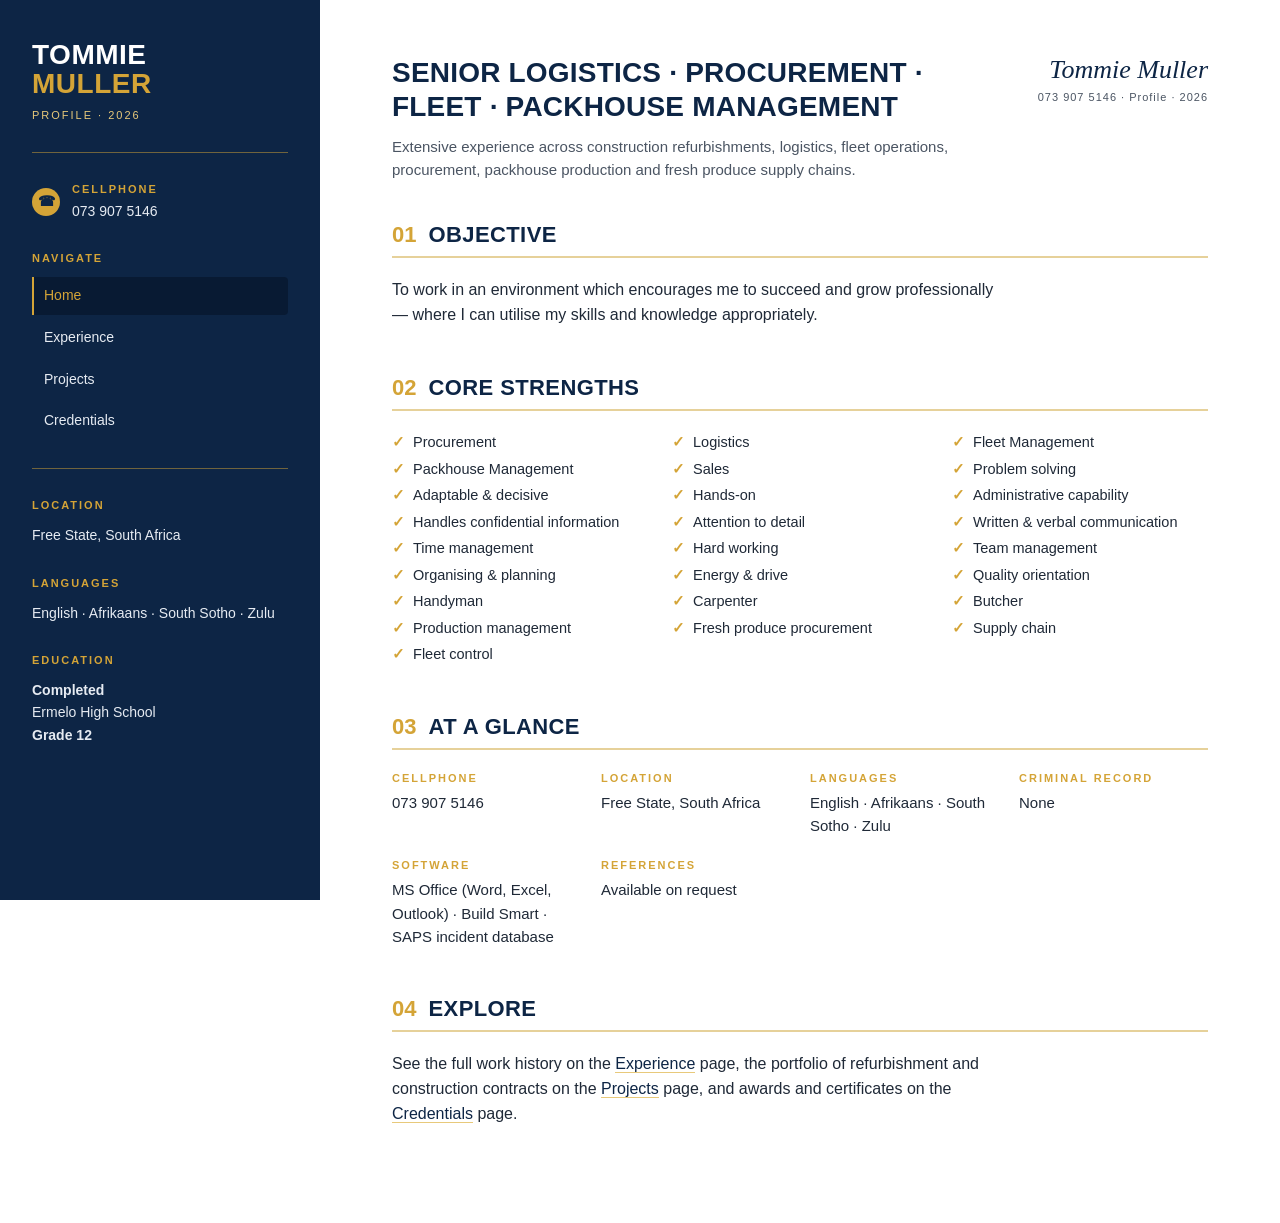
<file: index.html>
<!doctype html>
<html lang="en">
  <head>
    <meta charset="utf-8" />
    <meta name="viewport" content="width=device-width, initial-scale=1" />
    <title>Tommie Muller — Senior Logistics, Procurement & Packhouse Manager</title>
    <meta
      name="description"
      content="Tommie Muller — 30+ years across logistics, procurement, fleet operations, packhouse production, fresh-produce supply chains and construction refurbishments."
    />
    <link rel="stylesheet" href="styles.css" />
  </head>
  <body>
    <div class="layout">
      <aside class="sidebar">
        <a class="brand" href="index.html" aria-label="Tommie Muller — Home">
          <div class="brand-name">
            TOMMIE
            <span class="last">MULLER</span>
          </div>
          <div class="brand-sub">Profile · 2026</div>
        </a>

        <hr class="divider" />

        <div class="side-block">
          <div class="side-icon-row">
            <div class="side-icon" aria-hidden="true">☎</div>
            <div>
              <div class="side-label" style="margin-bottom: 2px">Cellphone</div>
              <div class="side-text">073 907 5146</div>
            </div>
          </div>
        </div>

        <div class="side-block">
          <div class="side-label">Navigate</div>
          <nav class="nav" aria-label="Primary">
            <a href="index.html" class="active">Home</a>
            <a href="experience.html">Experience</a>
            <a href="projects.html">Projects</a>
            <a href="credentials.html">Credentials</a>
          </nav>
        </div>

        <hr class="divider" />

        <div class="side-block">
          <div class="side-label">Location</div>
          <div class="side-text">Free State, South Africa</div>
        </div>

        <div class="side-block">
          <div class="side-label">Languages</div>
          <div class="side-text">English · Afrikaans · South Sotho · Zulu</div>
        </div>

        <div class="side-block">
          <div class="side-label">Education</div>
          <div class="side-text">
            <strong>Completed</strong><br />
            Ermelo High School<br />
            <strong>Grade 12</strong>
          </div>
        </div>
      </aside>

      <main class="main">
        <header class="page-header">
          <div>
            <h1 class="page-title">
              Senior Logistics · Procurement · Fleet · Packhouse Management
            </h1>
            <p class="page-lede">
              Extensive experience across construction refurbishments, logistics,
              fleet operations, procurement, packhouse production and fresh
              produce supply chains.
            </p>
          </div>
          <div class="page-stamp" aria-hidden="true">
            Tommie Muller
            <small>073 907 5146 · Profile · 2026</small>
          </div>
        </header>

        <section class="section">
          <div class="section-head">
            <span class="section-num">01</span>
            <h2 class="section-title">Objective</h2>
          </div>
          <hr class="section-rule" />
          <p class="objective">
            To work in an environment which encourages me to succeed and grow
            professionally — where I can utilise my skills and knowledge
            appropriately.
          </p>
        </section>

        <section class="section">
          <div class="section-head">
            <span class="section-num">02</span>
            <h2 class="section-title">Core Strengths</h2>
          </div>
          <hr class="section-rule" />
          <ul class="strengths">
            <li>Procurement</li>
            <li>Logistics</li>
            <li>Fleet Management</li>
            <li>Packhouse Management</li>
            <li>Sales</li>
            <li>Problem solving</li>
            <li>Adaptable &amp; decisive</li>
            <li>Hands-on</li>
            <li>Administrative capability</li>
            <li>Handles confidential information</li>
            <li>Attention to detail</li>
            <li>Written &amp; verbal communication</li>
            <li>Time management</li>
            <li>Hard working</li>
            <li>Team management</li>
            <li>Organising &amp; planning</li>
            <li>Energy &amp; drive</li>
            <li>Quality orientation</li>
            <li>Handyman</li>
            <li>Carpenter</li>
            <li>Butcher</li>
            <li>Production management</li>
            <li>Fresh produce procurement</li>
            <li>Supply chain</li>
            <li>Fleet control</li>
          </ul>
        </section>

        <section class="section">
          <div class="section-head">
            <span class="section-num">03</span>
            <h2 class="section-title">At a Glance</h2>
          </div>
          <hr class="section-rule" />
          <div class="facts">
            <div>
              <div class="fact-label">Cellphone</div>
              <div class="fact-value">073 907 5146</div>
            </div>
            <div>
              <div class="fact-label">Location</div>
              <div class="fact-value">Free State, South Africa</div>
            </div>
            <div>
              <div class="fact-label">Languages</div>
              <div class="fact-value">English · Afrikaans · South Sotho · Zulu</div>
            </div>
            <div>
              <div class="fact-label">Criminal Record</div>
              <div class="fact-value">None</div>
            </div>
            <div>
              <div class="fact-label">Software</div>
              <div class="fact-value">
                MS Office (Word, Excel, Outlook) · Build Smart · SAPS incident
                database
              </div>
            </div>
            <div>
              <div class="fact-label">References</div>
              <div class="fact-value">Available on request</div>
            </div>
          </div>
        </section>

        <section class="section">
          <div class="section-head">
            <span class="section-num">04</span>
            <h2 class="section-title">Explore</h2>
          </div>
          <hr class="section-rule" />
          <p class="objective">
            See the full work history on the
            <a href="experience.html">Experience</a> page, the portfolio of
            refurbishment and construction contracts on the
            <a href="projects.html">Projects</a> page, and awards and
            certificates on the <a href="credentials.html">Credentials</a> page.
          </p>
        </section>
      </main>
    </div>
  </body>
</html>
</file>
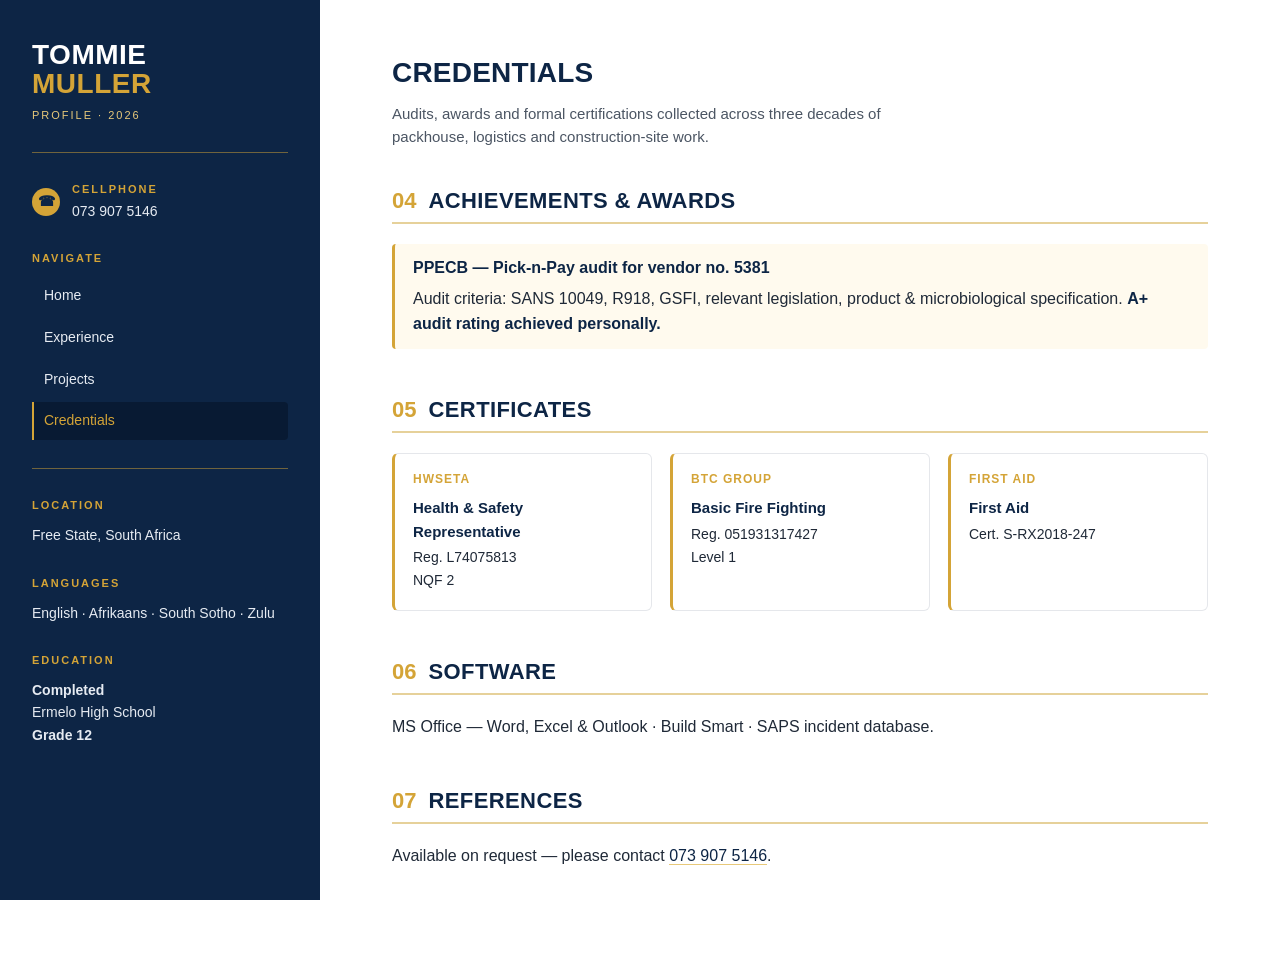
<file: credentials.html>
<!doctype html>
<html lang="en">
  <head>
    <meta charset="utf-8" />
    <meta name="viewport" content="width=device-width, initial-scale=1" />
    <title>Credentials — Tommie Muller</title>
    <meta
      name="description"
      content="Achievements, awards and certificates — PPECB Pick-n-Pay A+ audit, HWSETA Health & Safety, Basic Fire Fighting, First Aid."
    />
    <link rel="stylesheet" href="styles.css" />
  </head>
  <body>
    <div class="layout">
      <aside class="sidebar">
        <a class="brand" href="index.html" aria-label="Tommie Muller — Home">
          <div class="brand-name">
            TOMMIE
            <span class="last">MULLER</span>
          </div>
          <div class="brand-sub">Profile · 2026</div>
        </a>

        <hr class="divider" />

        <div class="side-block">
          <div class="side-icon-row">
            <div class="side-icon" aria-hidden="true">☎</div>
            <div>
              <div class="side-label" style="margin-bottom: 2px">Cellphone</div>
              <div class="side-text">073 907 5146</div>
            </div>
          </div>
        </div>

        <div class="side-block">
          <div class="side-label">Navigate</div>
          <nav class="nav" aria-label="Primary">
            <a href="index.html">Home</a>
            <a href="experience.html">Experience</a>
            <a href="projects.html">Projects</a>
            <a href="credentials.html" class="active">Credentials</a>
          </nav>
        </div>

        <hr class="divider" />

        <div class="side-block">
          <div class="side-label">Location</div>
          <div class="side-text">Free State, South Africa</div>
        </div>

        <div class="side-block">
          <div class="side-label">Languages</div>
          <div class="side-text">English · Afrikaans · South Sotho · Zulu</div>
        </div>

        <div class="side-block">
          <div class="side-label">Education</div>
          <div class="side-text">
            <strong>Completed</strong><br />
            Ermelo High School<br />
            <strong>Grade 12</strong>
          </div>
        </div>
      </aside>

      <main class="main">
        <header class="page-header">
          <div>
            <h1 class="page-title">Credentials</h1>
            <p class="page-lede">
              Audits, awards and formal certifications collected across three
              decades of packhouse, logistics and construction-site work.
            </p>
          </div>
        </header>

        <section class="section">
          <div class="section-head">
            <span class="section-num">04</span>
            <h2 class="section-title">Achievements &amp; Awards</h2>
          </div>
          <hr class="section-rule" />

          <div class="award">
            <h3>PPECB — Pick-n-Pay audit for vendor no. 5381</h3>
            <p>
              Audit criteria: SANS 10049, R918, GSFI, relevant legislation,
              product &amp; microbiological specification.
              <strong>A+ audit rating achieved personally.</strong>
            </p>
          </div>
        </section>

        <section class="section">
          <div class="section-head">
            <span class="section-num">05</span>
            <h2 class="section-title">Certificates</h2>
          </div>
          <hr class="section-rule" />

          <div class="cert-grid">
            <div class="cert-card">
              <div class="cert-issuer">HWSETA</div>
              <h3>Health &amp; Safety Representative</h3>
              <p>Reg. L74075813</p>
              <p>NQF 2</p>
            </div>

            <div class="cert-card">
              <div class="cert-issuer">BTC Group</div>
              <h3>Basic Fire Fighting</h3>
              <p>Reg. 051931317427</p>
              <p>Level 1</p>
            </div>

            <div class="cert-card">
              <div class="cert-issuer">First Aid</div>
              <h3>First Aid</h3>
              <p>Cert. S-RX2018-247</p>
            </div>
          </div>
        </section>

        <section class="section">
          <div class="section-head">
            <span class="section-num">06</span>
            <h2 class="section-title">Software</h2>
          </div>
          <hr class="section-rule" />
          <p class="objective">
            MS Office — Word, Excel &amp; Outlook · Build Smart · SAPS incident
            database.
          </p>
        </section>

        <section class="section">
          <div class="section-head">
            <span class="section-num">07</span>
            <h2 class="section-title">References</h2>
          </div>
          <hr class="section-rule" />
          <p class="objective">
            Available on request — please contact
            <a href="tel:+27739075146">073 907 5146</a>.
          </p>
        </section>
      </main>
    </div>
  </body>
</html>
</file>
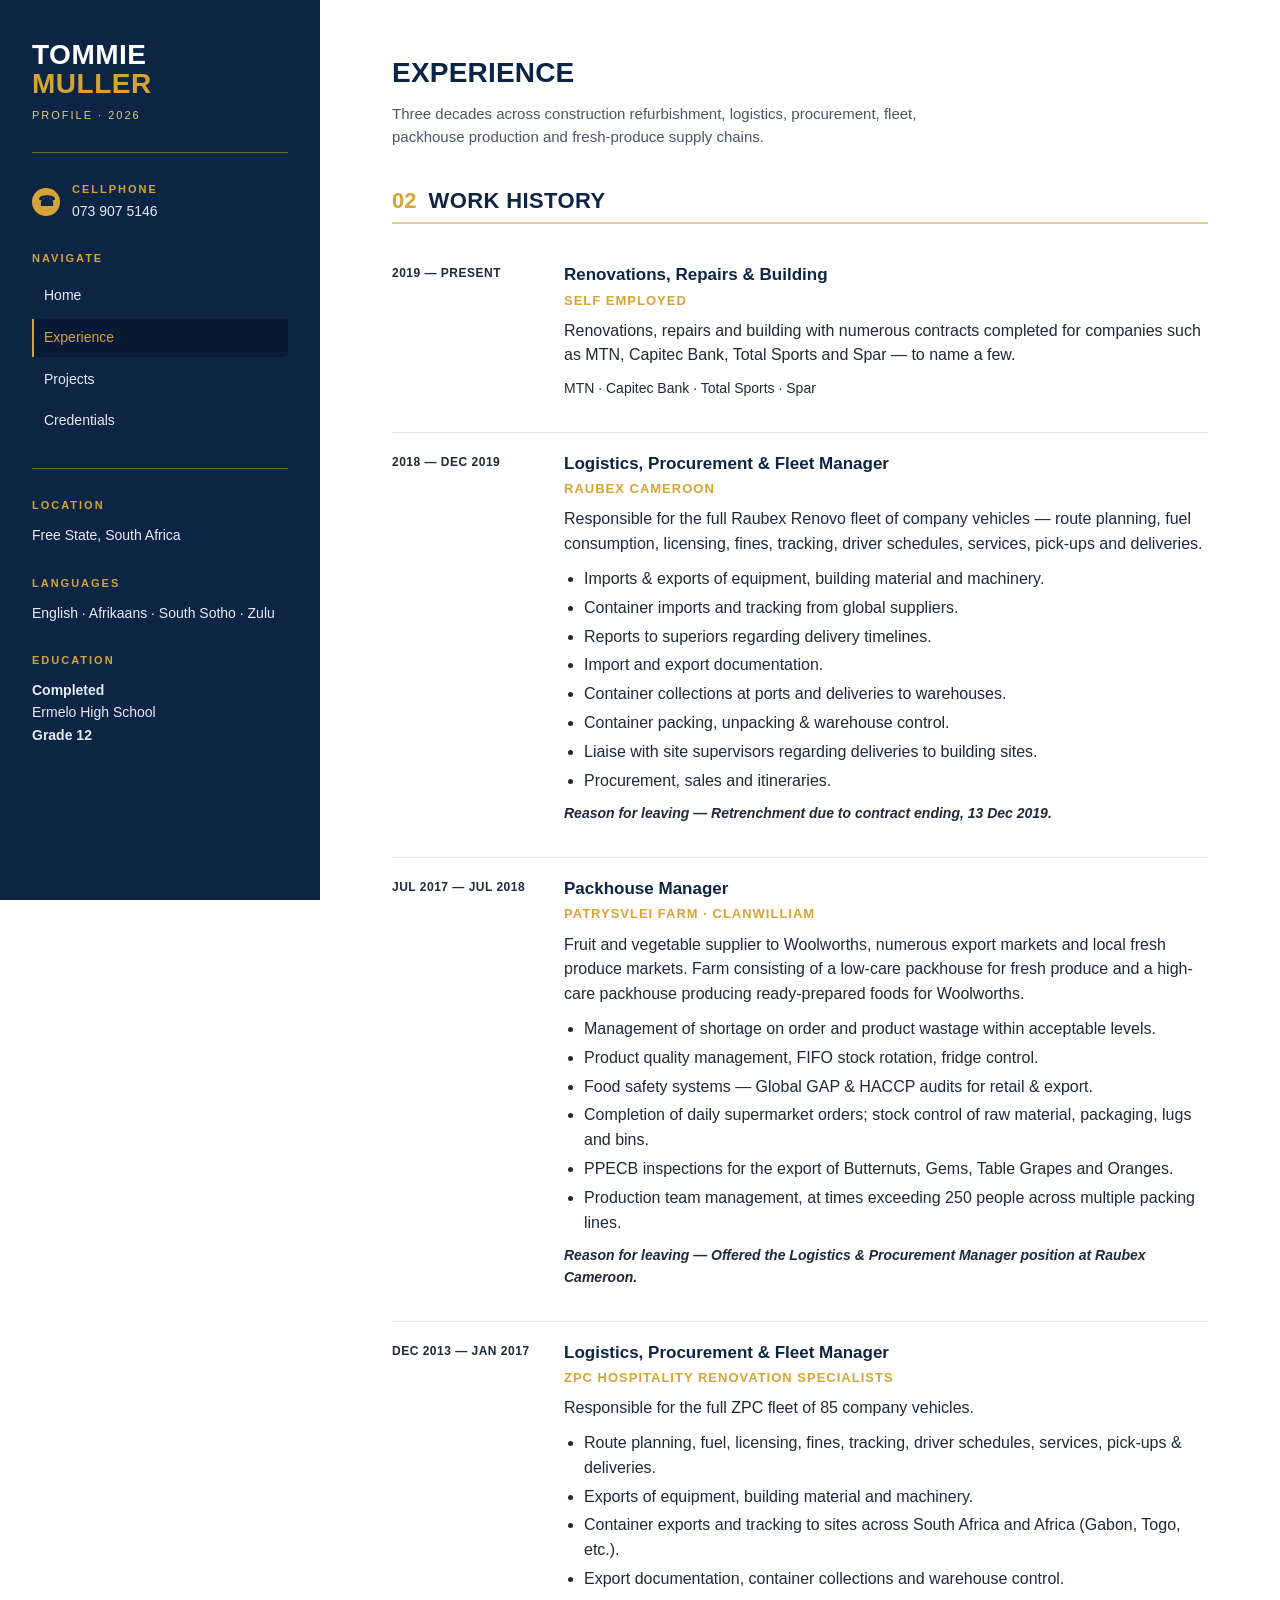
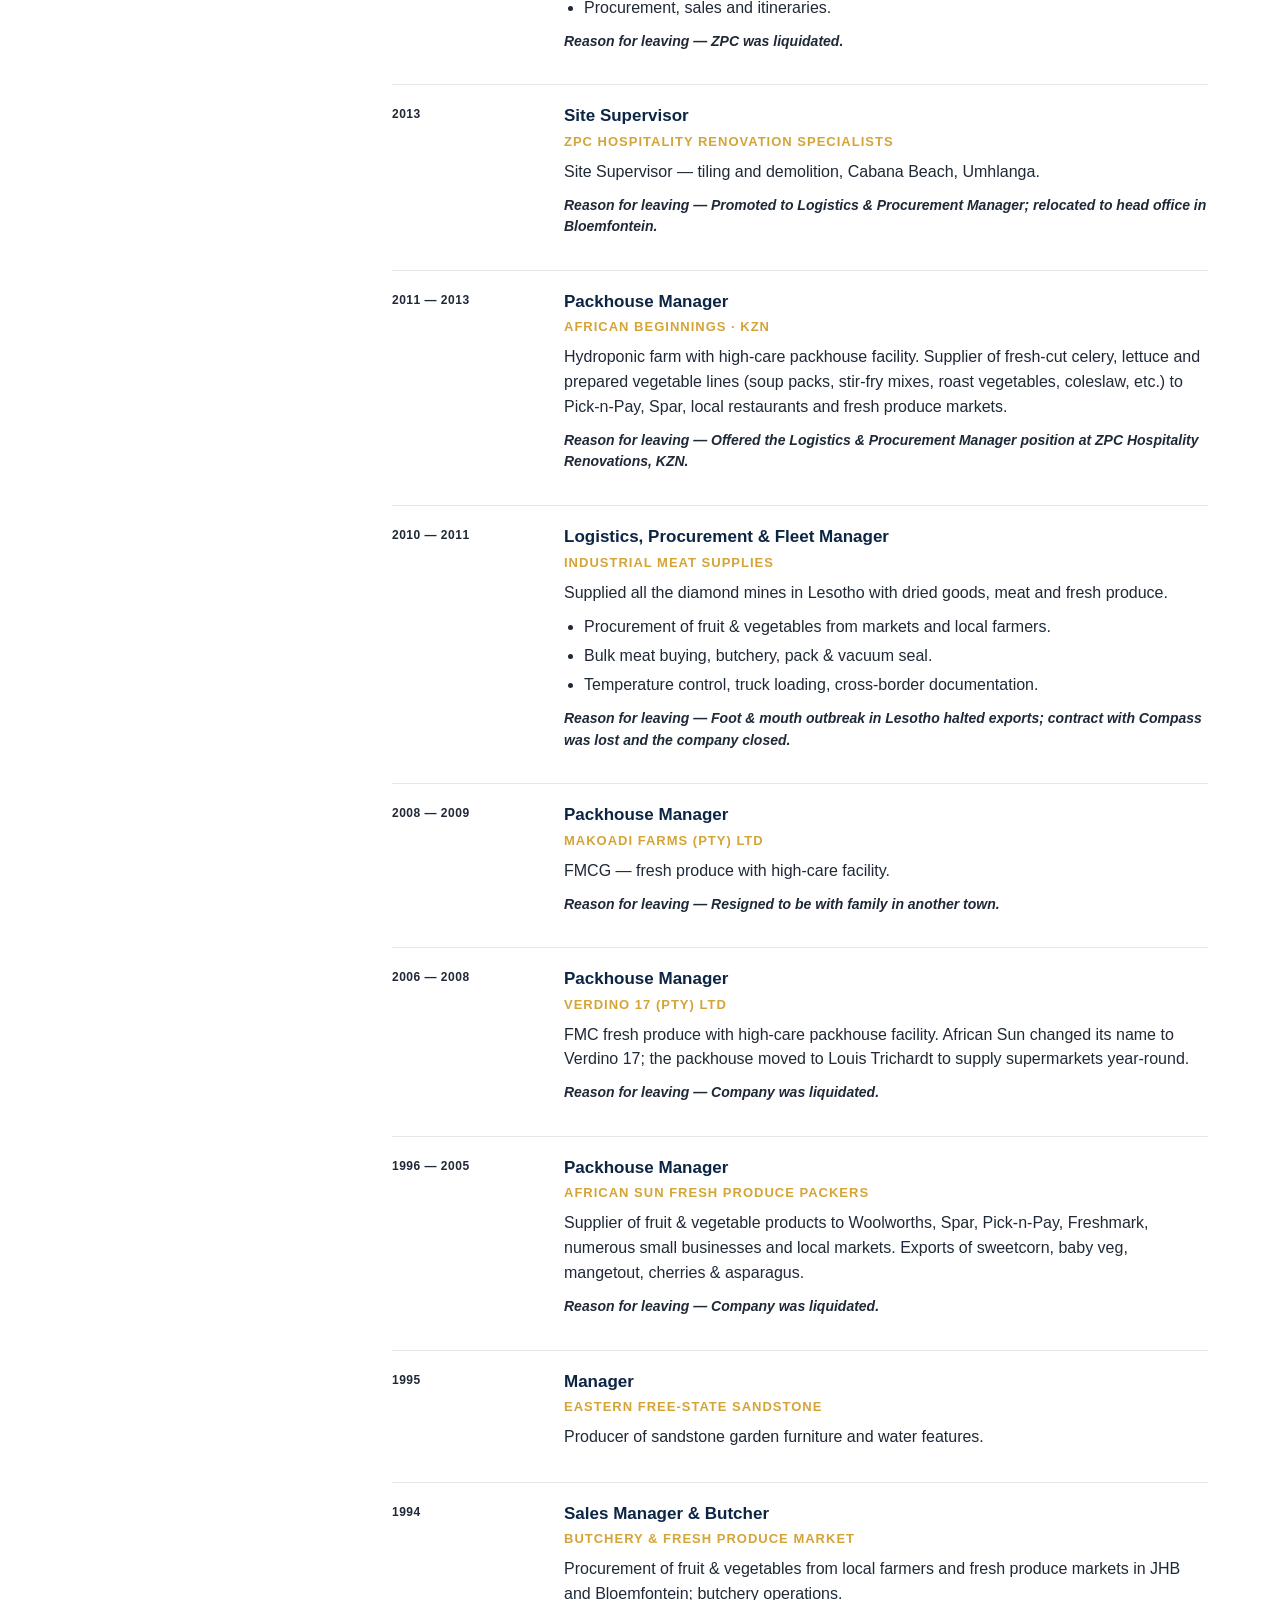
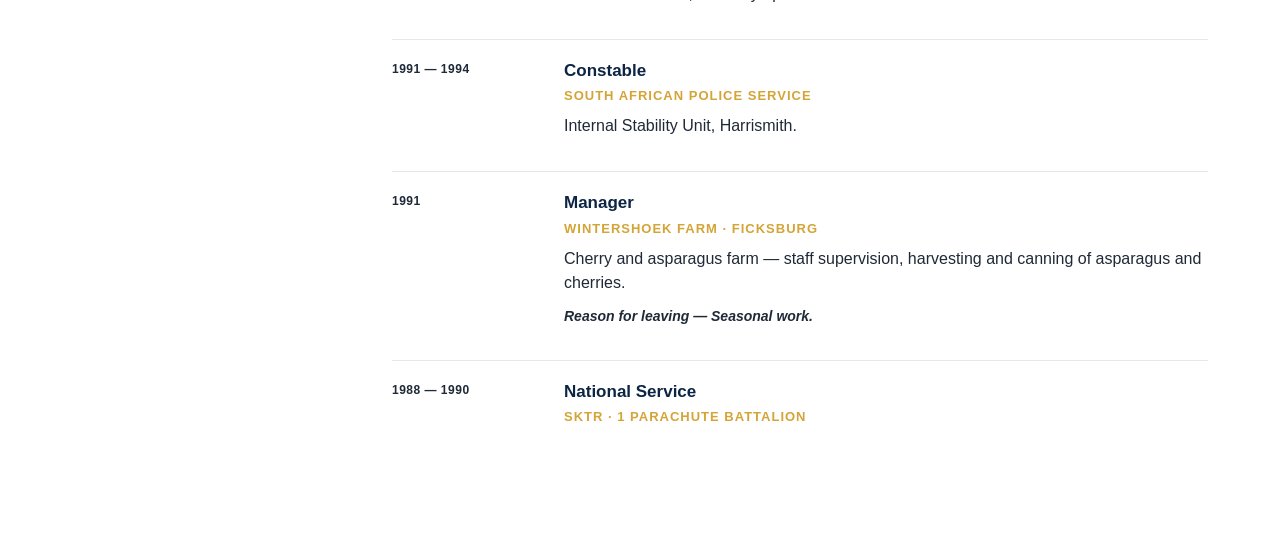
<file: experience.html>
<!doctype html>
<html lang="en">
  <head>
    <meta charset="utf-8" />
    <meta name="viewport" content="width=device-width, initial-scale=1" />
    <title>Experience — Tommie Muller</title>
    <meta
      name="description"
      content="Tommie Muller career history — logistics, procurement, fleet, packhouse management and refurbishment supervision from 1988 to present."
    />
    <link rel="stylesheet" href="styles.css" />
  </head>
  <body>
    <div class="layout">
      <aside class="sidebar">
        <a class="brand" href="index.html" aria-label="Tommie Muller — Home">
          <div class="brand-name">
            TOMMIE
            <span class="last">MULLER</span>
          </div>
          <div class="brand-sub">Profile · 2026</div>
        </a>

        <hr class="divider" />

        <div class="side-block">
          <div class="side-icon-row">
            <div class="side-icon" aria-hidden="true">☎</div>
            <div>
              <div class="side-label" style="margin-bottom: 2px">Cellphone</div>
              <div class="side-text">073 907 5146</div>
            </div>
          </div>
        </div>

        <div class="side-block">
          <div class="side-label">Navigate</div>
          <nav class="nav" aria-label="Primary">
            <a href="index.html">Home</a>
            <a href="experience.html" class="active">Experience</a>
            <a href="projects.html">Projects</a>
            <a href="credentials.html">Credentials</a>
          </nav>
        </div>

        <hr class="divider" />

        <div class="side-block">
          <div class="side-label">Location</div>
          <div class="side-text">Free State, South Africa</div>
        </div>

        <div class="side-block">
          <div class="side-label">Languages</div>
          <div class="side-text">English · Afrikaans · South Sotho · Zulu</div>
        </div>

        <div class="side-block">
          <div class="side-label">Education</div>
          <div class="side-text">
            <strong>Completed</strong><br />
            Ermelo High School<br />
            <strong>Grade 12</strong>
          </div>
        </div>
      </aside>

      <main class="main">
        <header class="page-header">
          <div>
            <h1 class="page-title">Experience</h1>
            <p class="page-lede">
              Three decades across construction refurbishment, logistics,
              procurement, fleet, packhouse production and fresh-produce supply
              chains.
            </p>
          </div>
        </header>

        <section class="section">
          <div class="section-head">
            <span class="section-num">02</span>
            <h2 class="section-title">Work History</h2>
          </div>
          <hr class="section-rule" />

          <article class="role">
            <div class="role-date">2019 — PRESENT</div>
            <div class="role-body">
              <h3>Renovations, Repairs &amp; Building</h3>
              <div class="role-company">Self Employed</div>
              <p>
                Renovations, repairs and building with numerous contracts
                completed for companies such as MTN, Capitec Bank, Total Sports
                and Spar — to name a few.
              </p>
              <p class="role-clients">
                MTN · Capitec Bank · Total Sports · Spar
              </p>
            </div>
          </article>

          <article class="role">
            <div class="role-date">2018 — DEC 2019</div>
            <div class="role-body">
              <h3>Logistics, Procurement &amp; Fleet Manager</h3>
              <div class="role-company">Raubex Cameroon</div>
              <p>
                Responsible for the full Raubex Renovo fleet of company
                vehicles — route planning, fuel consumption, licensing, fines,
                tracking, driver schedules, services, pick-ups and deliveries.
              </p>
              <ul class="bullets">
                <li>Imports &amp; exports of equipment, building material and machinery.</li>
                <li>Container imports and tracking from global suppliers.</li>
                <li>Reports to superiors regarding delivery timelines.</li>
                <li>Import and export documentation.</li>
                <li>Container collections at ports and deliveries to warehouses.</li>
                <li>Container packing, unpacking &amp; warehouse control.</li>
                <li>Liaise with site supervisors regarding deliveries to building sites.</li>
                <li>Procurement, sales and itineraries.</li>
              </ul>
              <p class="role-leave">
                Reason for leaving — Retrenchment due to contract ending, 13 Dec 2019.
              </p>
            </div>
          </article>

          <article class="role">
            <div class="role-date">JUL 2017 — JUL 2018</div>
            <div class="role-body">
              <h3>Packhouse Manager</h3>
              <div class="role-company">Patrysvlei Farm · Clanwilliam</div>
              <p>
                Fruit and vegetable supplier to Woolworths, numerous export
                markets and local fresh produce markets. Farm consisting of a
                low-care packhouse for fresh produce and a high-care packhouse
                producing ready-prepared foods for Woolworths.
              </p>
              <ul class="bullets">
                <li>Management of shortage on order and product wastage within acceptable levels.</li>
                <li>Product quality management, FIFO stock rotation, fridge control.</li>
                <li>Food safety systems — Global GAP &amp; HACCP audits for retail &amp; export.</li>
                <li>Completion of daily supermarket orders; stock control of raw material, packaging, lugs and bins.</li>
                <li>PPECB inspections for the export of Butternuts, Gems, Table Grapes and Oranges.</li>
                <li>Production team management, at times exceeding 250 people across multiple packing lines.</li>
              </ul>
              <p class="role-leave">
                Reason for leaving — Offered the Logistics &amp; Procurement Manager position at Raubex Cameroon.
              </p>
            </div>
          </article>

          <article class="role">
            <div class="role-date">DEC 2013 — JAN 2017</div>
            <div class="role-body">
              <h3>Logistics, Procurement &amp; Fleet Manager</h3>
              <div class="role-company">ZPC Hospitality Renovation Specialists</div>
              <p>Responsible for the full ZPC fleet of 85 company vehicles.</p>
              <ul class="bullets">
                <li>Route planning, fuel, licensing, fines, tracking, driver schedules, services, pick-ups &amp; deliveries.</li>
                <li>Exports of equipment, building material and machinery.</li>
                <li>Container exports and tracking to sites across South Africa and Africa (Gabon, Togo, etc.).</li>
                <li>Export documentation, container collections and warehouse control.</li>
                <li>Procurement, sales and itineraries.</li>
              </ul>
              <p class="role-leave">
                Reason for leaving — ZPC was liquidated.
              </p>
            </div>
          </article>

          <article class="role">
            <div class="role-date">2013</div>
            <div class="role-body">
              <h3>Site Supervisor</h3>
              <div class="role-company">ZPC Hospitality Renovation Specialists</div>
              <p>Site Supervisor — tiling and demolition, Cabana Beach, Umhlanga.</p>
              <p class="role-leave">
                Reason for leaving — Promoted to Logistics &amp; Procurement Manager; relocated to head office in Bloemfontein.
              </p>
            </div>
          </article>

          <article class="role">
            <div class="role-date">2011 — 2013</div>
            <div class="role-body">
              <h3>Packhouse Manager</h3>
              <div class="role-company">African Beginnings · KZN</div>
              <p>
                Hydroponic farm with high-care packhouse facility. Supplier of
                fresh-cut celery, lettuce and prepared vegetable lines (soup
                packs, stir-fry mixes, roast vegetables, coleslaw, etc.) to
                Pick-n-Pay, Spar, local restaurants and fresh produce markets.
              </p>
              <p class="role-leave">
                Reason for leaving — Offered the Logistics &amp; Procurement Manager position at ZPC Hospitality Renovations, KZN.
              </p>
            </div>
          </article>

          <article class="role">
            <div class="role-date">2010 — 2011</div>
            <div class="role-body">
              <h3>Logistics, Procurement &amp; Fleet Manager</h3>
              <div class="role-company">Industrial Meat Supplies</div>
              <p>
                Supplied all the diamond mines in Lesotho with dried goods,
                meat and fresh produce.
              </p>
              <ul class="bullets">
                <li>Procurement of fruit &amp; vegetables from markets and local farmers.</li>
                <li>Bulk meat buying, butchery, pack &amp; vacuum seal.</li>
                <li>Temperature control, truck loading, cross-border documentation.</li>
              </ul>
              <p class="role-leave">
                Reason for leaving — Foot &amp; mouth outbreak in Lesotho halted exports; contract with Compass was lost and the company closed.
              </p>
            </div>
          </article>

          <article class="role">
            <div class="role-date">2008 — 2009</div>
            <div class="role-body">
              <h3>Packhouse Manager</h3>
              <div class="role-company">Makoadi Farms (Pty) Ltd</div>
              <p>FMCG — fresh produce with high-care facility.</p>
              <p class="role-leave">
                Reason for leaving — Resigned to be with family in another town.
              </p>
            </div>
          </article>

          <article class="role">
            <div class="role-date">2006 — 2008</div>
            <div class="role-body">
              <h3>Packhouse Manager</h3>
              <div class="role-company">Verdino 17 (Pty) Ltd</div>
              <p>
                FMC fresh produce with high-care packhouse facility. African Sun
                changed its name to Verdino 17; the packhouse moved to Louis
                Trichardt to supply supermarkets year-round.
              </p>
              <p class="role-leave">
                Reason for leaving — Company was liquidated.
              </p>
            </div>
          </article>

          <article class="role">
            <div class="role-date">1996 — 2005</div>
            <div class="role-body">
              <h3>Packhouse Manager</h3>
              <div class="role-company">African Sun Fresh Produce Packers</div>
              <p>
                Supplier of fruit &amp; vegetable products to Woolworths, Spar,
                Pick-n-Pay, Freshmark, numerous small businesses and local
                markets. Exports of sweetcorn, baby veg, mangetout, cherries
                &amp; asparagus.
              </p>
              <p class="role-leave">
                Reason for leaving — Company was liquidated.
              </p>
            </div>
          </article>

          <article class="role">
            <div class="role-date">1995</div>
            <div class="role-body">
              <h3>Manager</h3>
              <div class="role-company">Eastern Free-State Sandstone</div>
              <p>Producer of sandstone garden furniture and water features.</p>
            </div>
          </article>

          <article class="role">
            <div class="role-date">1994</div>
            <div class="role-body">
              <h3>Sales Manager &amp; Butcher</h3>
              <div class="role-company">Butchery &amp; Fresh Produce Market</div>
              <p>
                Procurement of fruit &amp; vegetables from local farmers and
                fresh produce markets in JHB and Bloemfontein; butchery
                operations.
              </p>
            </div>
          </article>

          <article class="role">
            <div class="role-date">1991 — 1994</div>
            <div class="role-body">
              <h3>Constable</h3>
              <div class="role-company">South African Police Service</div>
              <p>Internal Stability Unit, Harrismith.</p>
            </div>
          </article>

          <article class="role">
            <div class="role-date">1991</div>
            <div class="role-body">
              <h3>Manager</h3>
              <div class="role-company">Wintershoek Farm · Ficksburg</div>
              <p>
                Cherry and asparagus farm — staff supervision, harvesting and
                canning of asparagus and cherries.
              </p>
              <p class="role-leave">
                Reason for leaving — Seasonal work.
              </p>
            </div>
          </article>

          <article class="role">
            <div class="role-date">1988 — 1990</div>
            <div class="role-body">
              <h3>National Service</h3>
              <div class="role-company">SKTR · 1 Parachute Battalion</div>
            </div>
          </article>
        </section>
      </main>
    </div>
  </body>
</html>
</file>
<file: styles.css>
/* ---------- Tokens ---------- */
:root {
  --navy: #0d2545;
  --navy-dark: #081a33;
  --navy-mid: #14305a;
  --gold: #d4a437;
  --gold-soft: #e8c97a;
  --gold-rule: #d9b964;
  --paper: #ffffff;
  --ink: #1f2937;
  --ink-soft: #4b5563;
  --line: #e5e7eb;
  /* Responsive vars — overridden per breakpoint below */
  --sidebar-w: 300px;
  --main-pad-x: 56px;
  --main-pad-y: 56px;
  --text-max: 68ch;       /* readable text column cap */
  --project-min: 260px;   /* min project-card width before grid drops a col */
  --radius: 6px;
  --shadow-sm: 0 1px 2px rgba(0, 0, 0, 0.06);
}

/* ---------- Reset / base ---------- */
*,
*::before,
*::after {
  box-sizing: border-box;
}

html {
  scroll-behavior: smooth;
  -webkit-text-size-adjust: 100%;
}

body {
  margin: 0;
  font-family: -apple-system, BlinkMacSystemFont, "Segoe UI", "Helvetica Neue",
    Arial, sans-serif;
  font-size: 16px;
  line-height: 1.55;
  color: var(--ink);
  background: var(--paper);
}

a {
  color: var(--navy);
  text-decoration: none;
  border-bottom: 1px solid var(--gold-soft);
  transition: color 0.15s ease, border-color 0.15s ease;
}

a:hover {
  color: var(--gold);
  border-bottom-color: var(--gold);
}

img {
  max-width: 100%;
  display: block;
}

ul {
  margin: 0;
  padding: 0;
  list-style: none;
}

/* ---------- Layout ---------- */
.layout {
  display: grid;
  grid-template-columns: var(--sidebar-w) 1fr;
  min-height: 100vh;
}

/* ---------- Sidebar ---------- */
.sidebar {
  background: var(--navy);
  color: #ffffff;
  padding: 40px 32px 48px;
  position: sticky;
  top: 0;
  align-self: start;
  height: 100vh;
  overflow-y: auto;
}

.sidebar::-webkit-scrollbar {
  width: 6px;
}
.sidebar::-webkit-scrollbar-thumb {
  background: var(--navy-mid);
  border-radius: 3px;
}

.brand {
  display: block;
  border: 0;
  color: #ffffff;
}
.brand:hover {
  color: var(--gold-soft);
}

.brand-name {
  font-family: -apple-system, BlinkMacSystemFont, "Segoe UI", sans-serif;
  font-weight: 800;
  font-size: 28px;
  line-height: 1.05;
  letter-spacing: 0.5px;
}
.brand-name .last {
  color: var(--gold);
  display: block;
}

.brand-sub {
  margin-top: 8px;
  font-size: 11px;
  letter-spacing: 2px;
  color: var(--gold-soft);
  text-transform: uppercase;
}

.brand-script {
  margin-top: 18px;
  font-family: "Snell Roundhand", "Brush Script MT", "Lucida Handwriting", cursive;
  font-style: italic;
  font-size: 28px;
  color: var(--gold-soft);
  line-height: 1.1;
}

.divider {
  height: 1px;
  background: var(--gold);
  opacity: 0.5;
  margin: 28px 0;
  border: 0;
}

.side-block {
  margin-bottom: 28px;
}

.side-label {
  font-size: 11px;
  letter-spacing: 2px;
  color: var(--gold);
  text-transform: uppercase;
  font-weight: 700;
  margin-bottom: 10px;
}

.side-text {
  font-size: 14px;
  color: #e6ebf2;
  line-height: 1.6;
}

.side-icon-row {
  display: flex;
  align-items: center;
  gap: 12px;
}
.side-icon {
  width: 28px;
  height: 28px;
  border-radius: 50%;
  background: var(--gold);
  color: var(--navy);
  display: grid;
  place-items: center;
  font-weight: 800;
  font-size: 14px;
  flex-shrink: 0;
}

.nav {
  display: flex;
  flex-direction: column;
  gap: 4px;
}
.nav a {
  display: block;
  padding: 8px 10px;
  color: #e6ebf2;
  font-size: 14px;
  border: 0;
  border-left: 2px solid transparent;
  border-radius: 0 4px 4px 0;
  transition: background 0.15s ease, color 0.15s ease,
    border-color 0.15s ease;
}
.nav a:hover {
  background: var(--navy-dark);
  color: var(--gold-soft);
}
.nav a.active {
  border-left-color: var(--gold);
  color: var(--gold);
  background: var(--navy-dark);
}

.checklist {
  display: flex;
  flex-direction: column;
  gap: 6px;
  font-size: 13.5px;
  color: #e6ebf2;
}
.checklist li::before {
  content: "✓ ";
  color: var(--gold);
  margin-right: 4px;
  font-weight: 700;
}

/* ---------- Main ---------- */
.main {
  padding: var(--main-pad-y) var(--main-pad-x);
  padding-bottom: calc(var(--main-pad-y) + 24px);
  min-width: 0; /* allow grid child to shrink */
}

.page-header {
  display: grid;
  grid-template-columns: 1fr auto;
  align-items: start;
  gap: 24px;
  margin-bottom: 36px;
}

.page-title {
  margin: 0;
  font-size: 28px;
  font-weight: 800;
  color: var(--navy);
  letter-spacing: 0.2px;
  line-height: 1.2;
  text-transform: uppercase;
}

.page-lede {
  margin: 12px 0 0;
  color: var(--ink-soft);
  font-size: 15px;
  max-width: 60ch;
}

.page-stamp {
  font-family: "Snell Roundhand", "Brush Script MT", cursive;
  font-style: italic;
  font-size: 26px;
  color: var(--navy);
  text-align: right;
  line-height: 1.1;
}
.page-stamp small {
  display: block;
  font-family: -apple-system, sans-serif;
  font-style: normal;
  font-size: 11px;
  color: var(--ink-soft);
  letter-spacing: 1px;
  margin-top: 6px;
}

/* Section header with numbered "01 OBJECTIVE" treatment */
.section {
  margin-top: 44px;
}
.section:first-of-type {
  margin-top: 0;
}

.section-head {
  display: flex;
  align-items: baseline;
  gap: 12px;
  margin-bottom: 4px;
}
.section-num {
  color: var(--gold);
  font-weight: 800;
  font-size: 22px;
}
.section-title {
  margin: 0;
  font-size: 22px;
  font-weight: 800;
  color: var(--navy);
  letter-spacing: 0.4px;
  text-transform: uppercase;
}

.section-rule {
  height: 2px;
  background: var(--gold-rule);
  border: 0;
  margin: 0 0 20px;
  opacity: 0.65;
}

/* ---------- Home page bits ---------- */
.objective {
  font-size: 16px;
  color: var(--ink);
  max-width: var(--text-max);
}

.page-lede {
  max-width: var(--text-max);
}

.strengths {
  display: grid;
  grid-template-columns: repeat(auto-fit, minmax(200px, 1fr));
  gap: 4px 24px;
  font-size: 14.5px;
  max-width: 1100px;
}
.strengths li::before {
  content: "✓ ";
  color: var(--gold);
  font-weight: 700;
  margin-right: 4px;
}

.facts {
  display: grid;
  grid-template-columns: repeat(auto-fit, minmax(180px, 1fr));
  gap: 20px;
}
.fact-label {
  font-size: 11px;
  letter-spacing: 2px;
  text-transform: uppercase;
  color: var(--gold);
  font-weight: 700;
  margin-bottom: 4px;
}
.fact-value {
  font-size: 15px;
  color: var(--ink);
}

/* ---------- Experience timeline ---------- */
.role {
  display: grid;
  grid-template-columns: 140px 1fr;
  gap: 32px;
  padding: 18px 0 22px;
  border-bottom: 1px solid var(--line);
}
.role:last-child {
  border-bottom: 0;
}

.role-date {
  font-size: 12px;
  font-weight: 700;
  letter-spacing: 0.5px;
  color: var(--ink);
  padding-top: 2px;
}

.role-body h3 {
  margin: 0 0 2px;
  font-size: 17px;
  color: var(--navy);
  font-weight: 800;
}

.role-company {
  font-size: 13px;
  font-weight: 700;
  letter-spacing: 1px;
  text-transform: uppercase;
  color: var(--gold);
  margin-bottom: 8px;
}

.role-body p {
  margin: 0 0 10px;
  color: var(--ink);
}

.role-body ul.bullets {
  list-style: disc;
  padding-left: 20px;
  margin: 0 0 10px;
  color: var(--ink);
}
.role-body ul.bullets li {
  margin-bottom: 4px;
}

.role-leave {
  font-style: italic;
  font-weight: 700;
  color: var(--ink-soft);
  font-size: 14px;
}

.role-clients {
  color: var(--ink-soft);
  font-size: 14px;
}

/* ---------- Projects grid ---------- */
.projects-grid {
  display: grid;
  grid-template-columns: repeat(auto-fit, minmax(var(--project-min), 1fr));
  gap: 18px;
}

.project {
  border: 1px solid var(--line);
  border-radius: var(--radius);
  background: #ffffff;
  overflow: hidden;
  display: flex;
  flex-direction: column;
  transition: box-shadow 0.18s ease, transform 0.18s ease;
}
.project:hover {
  box-shadow: 0 6px 16px rgba(13, 37, 69, 0.08);
  transform: translateY(-1px);
}

.project-photo {
  width: 100%;
  aspect-ratio: 16 / 9;
  background: linear-gradient(135deg, #f3f4f6 0%, #e5e7eb 100%);
  object-fit: cover;
  border-bottom: 1px solid var(--line);
}

.project-body {
  padding: 14px 16px 16px;
  display: flex;
  flex-direction: column;
  gap: 6px;
  flex: 1;
}

.project-meta {
  font-size: 11px;
  font-weight: 700;
  letter-spacing: 1px;
  text-transform: uppercase;
  color: var(--gold);
}

.project-title {
  margin: 0;
  font-size: 15.5px;
  font-weight: 800;
  color: var(--navy);
  line-height: 1.3;
}

.project-desc {
  font-size: 14px;
  color: var(--ink);
  margin: 0;
}

.value-badge {
  align-self: flex-start;
  margin-top: 6px;
  display: inline-flex;
  align-items: center;
  gap: 6px;
  padding: 3px 10px;
  border: 1px solid var(--gold-rule);
  border-radius: 4px;
  color: var(--navy);
  font-size: 12px;
  font-weight: 700;
  background: #fffaee;
}
.value-badge.marquee {
  background: var(--gold);
  border-color: var(--gold);
  color: var(--navy);
}
.value-badge .star {
  color: var(--navy);
}

/* ---------- Credentials cards ---------- */
.cert-grid {
  display: grid;
  grid-template-columns: repeat(auto-fit, minmax(240px, 1fr));
  gap: 18px;
}

.cert-card {
  border: 1px solid var(--line);
  border-left: 3px solid var(--gold);
  border-radius: var(--radius);
  padding: 16px 18px;
  background: #ffffff;
}
.cert-card h3 {
  margin: 0 0 4px;
  font-size: 15px;
  color: var(--navy);
  font-weight: 800;
}
.cert-card .cert-issuer {
  font-size: 12px;
  letter-spacing: 1px;
  text-transform: uppercase;
  color: var(--gold);
  font-weight: 700;
  margin-bottom: 8px;
}
.cert-card p {
  margin: 2px 0;
  font-size: 14px;
  color: var(--ink);
}

.award {
  border-left: 3px solid var(--gold);
  padding: 12px 18px;
  background: #fffaee;
  border-radius: 4px;
}
.award h3 {
  margin: 0 0 6px;
  color: var(--navy);
  font-size: 16px;
}
.award p {
  margin: 0;
  color: var(--ink);
}
.award strong {
  color: var(--navy);
}

/* ---------- Photo slot + gallery ---------- */
.project-photo-slot {
  position: relative;
  width: 100%;
  aspect-ratio: 16 / 9;
  background: linear-gradient(135deg, #f3f4f6 0%, #e5e7eb 100%);
  border-bottom: 1px solid var(--line);
  overflow: hidden;
}
.project-photo-slot.is-empty::after {
  content: "📷";
  position: absolute;
  inset: 0;
  display: grid;
  place-items: center;
  font-size: 32px;
  opacity: 0.25;
}
.project-photo-slot.is-clickable {
  cursor: pointer;
}
.project-photo-slot .project-photo {
  width: 100%;
  height: 100%;
  object-fit: cover;
  transition: transform 0.3s ease;
}
.project-photo-slot.is-clickable:hover .project-photo {
  transform: scale(1.03);
}

.more-badge {
  position: absolute;
  right: 10px;
  bottom: 10px;
  background: rgba(13, 37, 69, 0.85);
  color: var(--gold);
  font-size: 12px;
  font-weight: 700;
  padding: 4px 10px;
  border-radius: 999px;
  letter-spacing: 0.5px;
  backdrop-filter: blur(4px);
}

/* ---------- Lightbox ---------- */
body.lightbox-open {
  overflow: hidden;
}
.lightbox {
  position: fixed;
  inset: 0;
  background: rgba(0, 0, 0, 0.92);
  display: flex;
  align-items: center;
  justify-content: center;
  gap: 12px;
  padding: 24px;
  z-index: 1000;
  opacity: 0;
  transition: opacity 0.18s ease;
}
.lightbox.is-open {
  opacity: 1;
}
.lightbox-figure {
  margin: 0;
  display: flex;
  flex-direction: column;
  align-items: center;
  gap: 12px;
  max-width: 100%;
  max-height: 100%;
}
.lightbox-img {
  max-width: min(92vw, 1600px);
  max-height: 82vh;
  object-fit: contain;
  border-radius: 4px;
  box-shadow: 0 18px 60px rgba(0, 0, 0, 0.5);
}
.lightbox-caption {
  color: var(--gold-soft);
  font-size: 13px;
  letter-spacing: 0.5px;
  text-align: center;
  max-width: 80vw;
}
.lightbox-btn {
  background: rgba(255, 255, 255, 0.08);
  color: #ffffff;
  border: 1px solid rgba(255, 255, 255, 0.15);
  width: 48px;
  height: 48px;
  border-radius: 50%;
  font-size: 28px;
  line-height: 1;
  cursor: pointer;
  display: grid;
  place-items: center;
  transition: background 0.15s ease, border-color 0.15s ease;
  flex-shrink: 0;
}
.lightbox-btn:hover {
  background: rgba(212, 164, 55, 0.2);
  border-color: var(--gold);
  color: var(--gold);
}
.lightbox-close {
  position: absolute;
  top: 18px;
  right: 18px;
  width: 40px;
  height: 40px;
  font-size: 24px;
}
.lightbox-prev,
.lightbox-next {
  position: absolute;
  top: 50%;
  transform: translateY(-50%);
}
.lightbox-prev {
  left: 18px;
}
.lightbox-next {
  right: 18px;
}
@media (max-width: 640px) {
  .lightbox-prev,
  .lightbox-next {
    top: auto;
    bottom: 18px;
    transform: none;
  }
  .lightbox-prev {
    left: 24px;
  }
  .lightbox-next {
    right: 24px;
  }
  .lightbox-img {
    max-height: 70vh;
  }
}

/* ---------- Utility ---------- */
.muted {
  color: var(--ink-soft);
}
.spacer-lg {
  height: 24px;
}

/* ---------- Responsive ladder ----------
   Default (above) is tuned for ~1024–1440px desktops.
   Each breakpoint below adjusts the responsive vars or layout.        */

/* Large desktop — a bit more breathing room */
@media (min-width: 1280px) {
  :root {
    --sidebar-w: 320px;
    --main-pad-x: 72px;
    --project-min: 280px;
  }
}

/* Wide desktop — bigger sidebar, more padding */
@media (min-width: 1600px) {
  :root {
    --sidebar-w: 360px;
    --main-pad-x: 96px;
    --main-pad-y: 72px;
    --project-min: 300px;
  }
  .page-title {
    font-size: 32px;
  }
  body {
    font-size: 17px;
  }
}

/* Ultrawide — keep text readable but let cards spread */
@media (min-width: 2000px) {
  :root {
    --sidebar-w: 400px;
    --main-pad-x: 120px;
    --main-pad-y: 88px;
    --text-max: 78ch;
    --project-min: 320px;
  }
}

/* Tablet landscape — slightly tighter sidebar, less padding */
@media (max-width: 1100px) {
  :root {
    --sidebar-w: 270px;
    --main-pad-x: 40px;
    --main-pad-y: 44px;
  }
}

/* Tablet portrait & below — collapse sidebar into a compact header band */
@media (max-width: 880px) {
  .layout {
    grid-template-columns: 1fr;
  }
  .sidebar {
    position: static;
    height: auto;
    padding: 24px 28px 26px;
  }
  .brand-name {
    font-size: 26px;
  }
  .sidebar .divider {
    margin: 18px 0;
  }
  .side-block {
    margin-bottom: 16px;
  }
  /* Nav becomes a horizontal row of pills */
  .nav {
    flex-direction: row;
    flex-wrap: wrap;
    gap: 6px;
  }
  .nav a {
    border-left: 0;
    border-bottom: 2px solid transparent;
    border-radius: 4px;
    padding: 6px 12px;
    background: var(--navy-dark);
  }
  .nav a.active {
    border-left: 0;
    border-bottom-color: var(--gold);
  }
  /* Group meta blocks (location, languages, education) into a wrap row */
  .sidebar > .side-block:nth-of-type(n + 3) {
    display: inline-block;
    width: auto;
    min-width: 160px;
    margin-right: 24px;
    margin-bottom: 8px;
    vertical-align: top;
  }
  .main {
    padding: 36px 28px 56px;
  }
  .page-header {
    grid-template-columns: 1fr;
  }
  .page-stamp {
    text-align: left;
  }
}

/* Large mobile — projects start to feel tight, switch to single column */
@media (max-width: 640px) {
  :root {
    --project-min: 100%;
  }
  .role {
    grid-template-columns: 1fr;
    gap: 4px;
  }
  .role-date {
    color: var(--gold);
  }
  .strengths {
    grid-template-columns: repeat(2, 1fr);
    gap: 4px 16px;
  }
}

/* Small mobile — tighten everything */
@media (max-width: 480px) {
  .main {
    padding: 28px 20px 48px;
  }
  .sidebar {
    padding: 22px 20px 18px;
  }
  .page-title {
    font-size: 20px;
    line-height: 1.25;
  }
  .page-lede {
    font-size: 14px;
  }
  .section-title,
  .section-num {
    font-size: 17px;
  }
  .brand-name {
    font-size: 20px;
  }
  .strengths {
    grid-template-columns: 1fr;
  }
  .nav a {
    font-size: 13px;
    padding: 6px 10px;
  }
}

/* Tiny screens (e.g. iPhone SE width) — squeeze last bit of padding */
@media (max-width: 360px) {
  .main {
    padding: 24px 16px 40px;
  }
  .sidebar {
    padding: 18px 16px 14px;
  }
  .page-title {
    font-size: 18px;
  }
}
</file>
